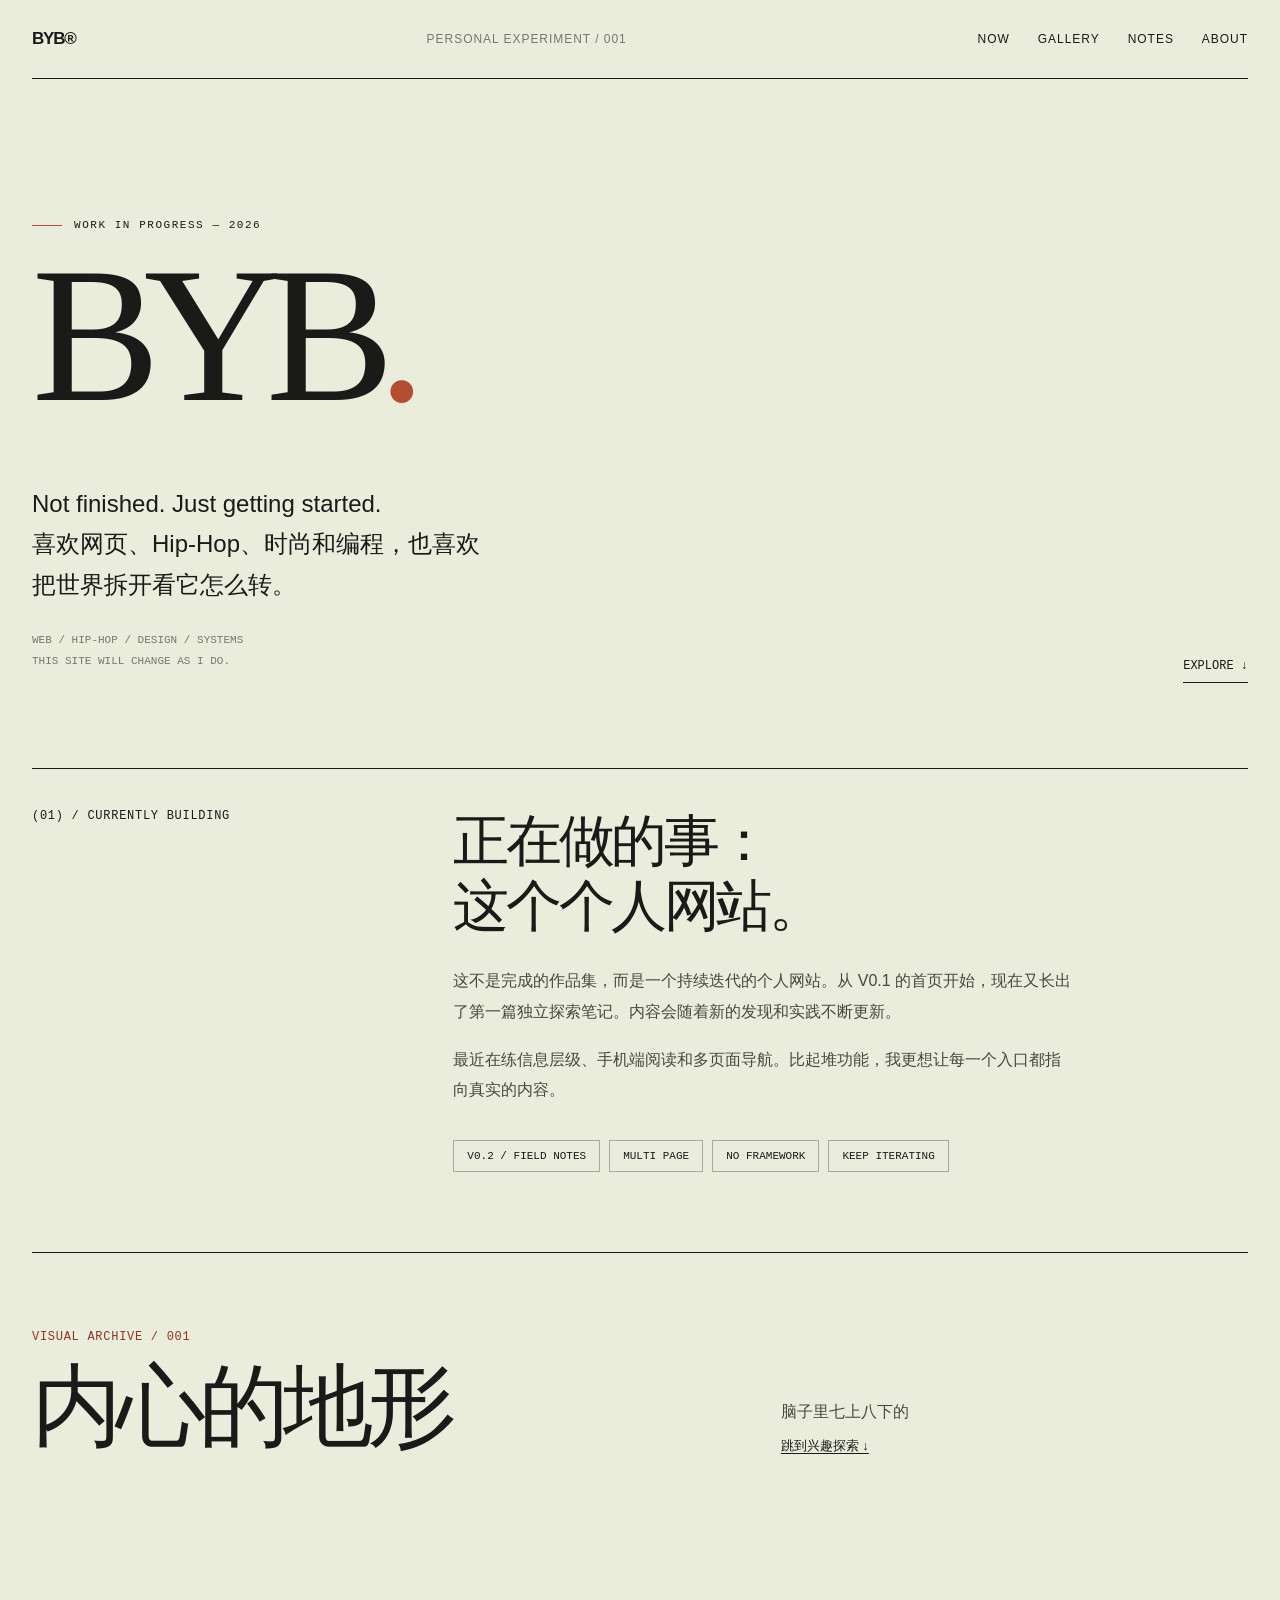
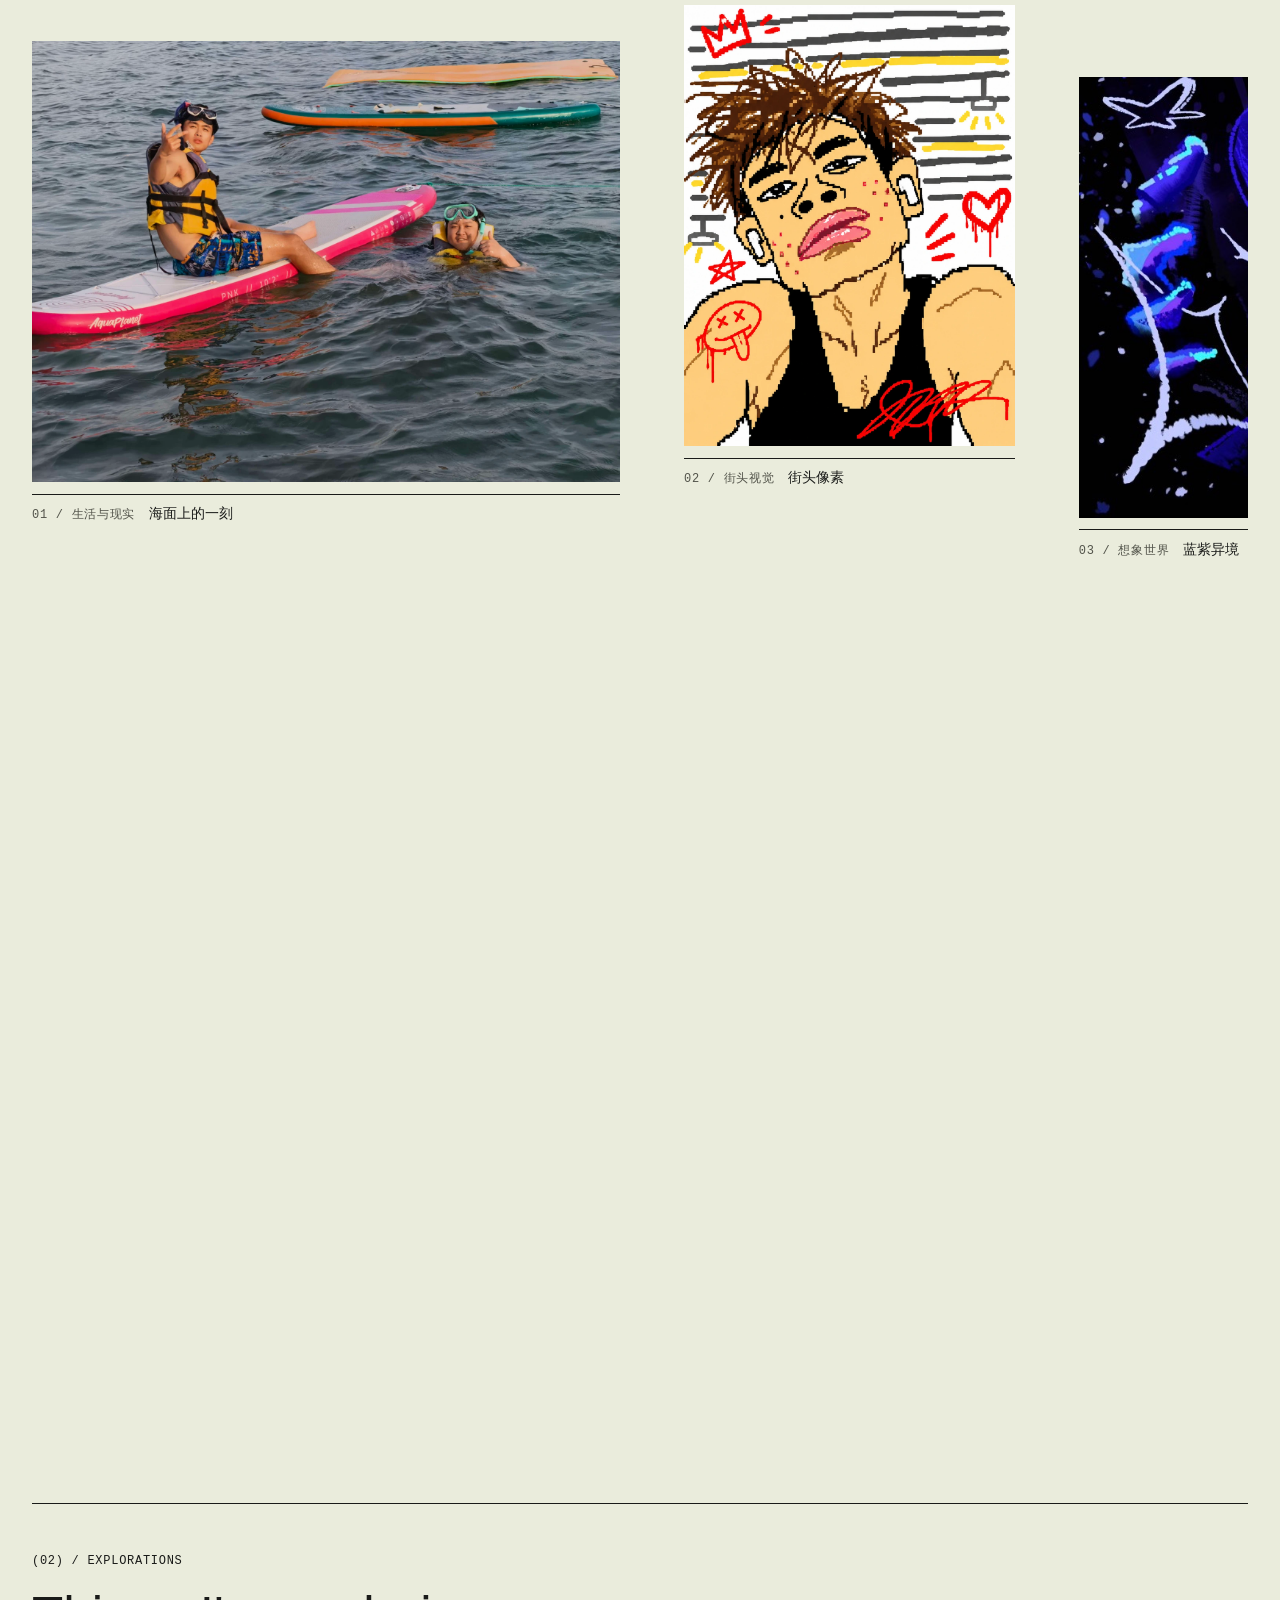
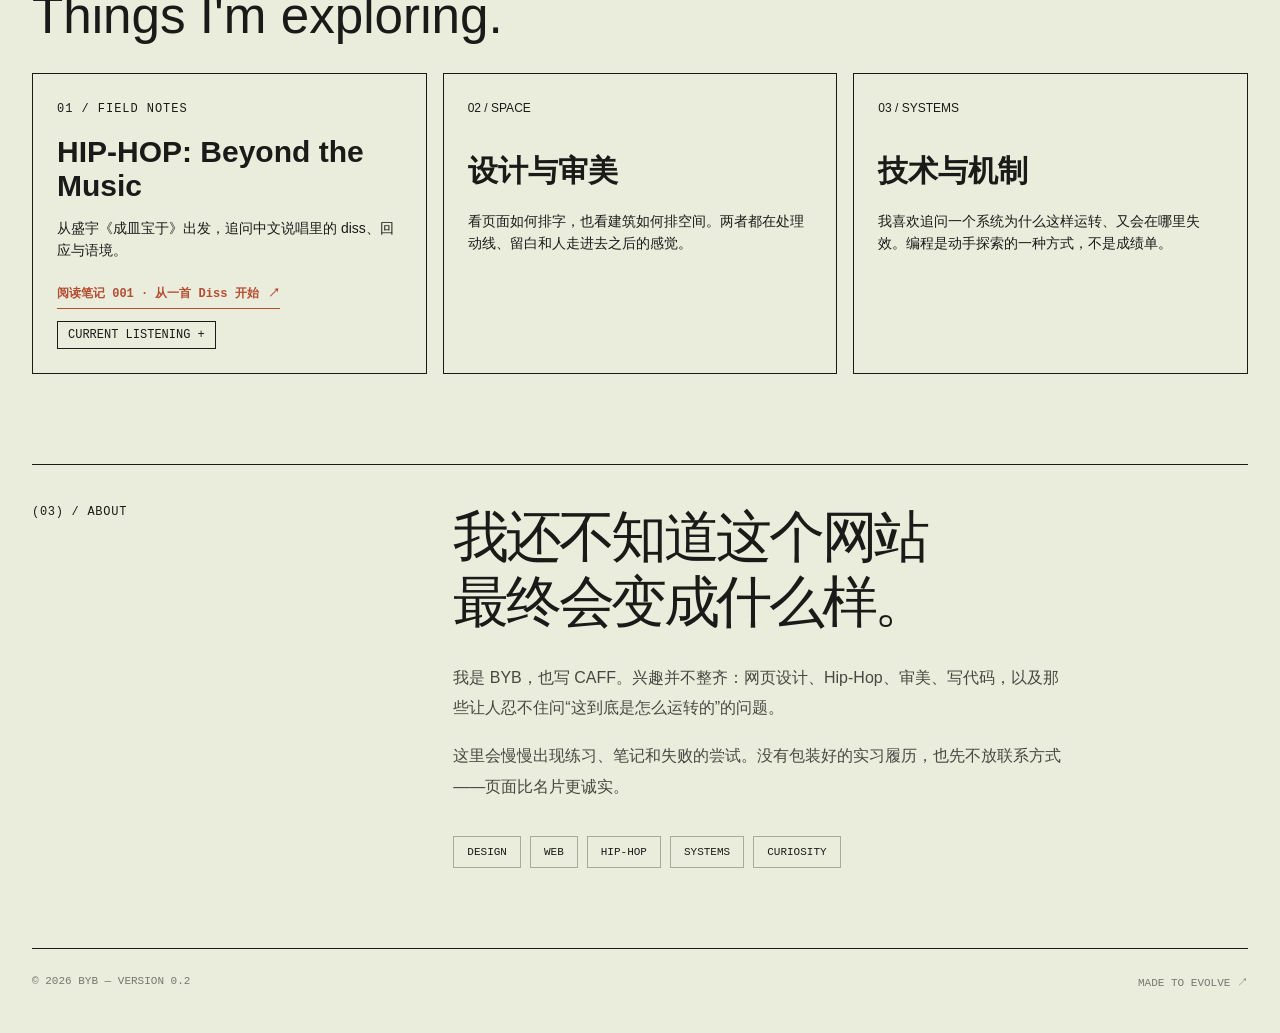
<file: index.html>
<!DOCTYPE html>
<!--
Day 03
Card hover: translateY(-6px)
Duration: 220ms
Reason: 希望反馈明显，但不打断阅读
cd "D:\desktop\个人网站\10月个人\personal-site"
-->
<html lang="zh-CN">
<head>
 
  <meta charset="UTF-8" />
  <meta name="viewport" content="width=device-width, initial-scale=1.0" />
  <meta name="description" content="BYB 的个人网站实验：关于网页、Hip-Hop、审美、设计与世界运行机制的持续探索。" />
   <title>BYB — Work in Progress</title>
   <link rel="stylesheet" href="css/base.css">
   <link rel="stylesheet" href="css/gallery.css">
   <script src="js/gallery.js" defer></script>

  <style>
   
    /* 修复：使用 calc() 计算宽度 */
    .frame {
      width: min(calc(100% - 64px), 1240px);
      margin: 0 auto;
    }

    /* ========== 02 / 顶部导航 ========== */
    header {
      display: flex;
      align-items: center;
      justify-content: space-between;
      padding: 29px 0;
      border-bottom: 1px solid var(--ink);
      font-size: 12px;
      letter-spacing: .08em;
      gap: 16px;
    }

    .mark {
      font-size: 17px;
      font-weight: 800;
      letter-spacing: -.07em;
    }

    .label {
      text-transform: uppercase;
      color: var(--muted);
    }

    header nav {
      display: flex;
      gap: 28px;
    }

    header nav a {
      text-decoration: none;
      transition: color .25s ease;
    }

    header nav a:hover {
      color: var(--accent);
    }

    header nav a:focus-visible,
    .scroll:focus-visible {
      outline: 2px solid var(--accent);
      outline-offset: 3px;
    }

    main {
      min-height: 77vh;
    }

    /* ========== 03 / 首页封面 ========== */
    .hero {
      padding: clamp(80px, 13vw, 140px) 0 85px;
    }

    .eyebrow {
      display: flex;
      align-items: center;
      gap: 12px;
      font-size: 11px;
      letter-spacing: .14em;
      font-family: "Courier New", monospace;
    }

    .eyebrow::before {
      content: "";
      width: 30px;
      height: 1px;
      background: var(--accent);
    }

    h1 {
      margin: 29px 0 28px;
      font-family: Georgia, "Times New Roman", "Songti SC", "SimSun", serif;
      font-size: clamp(64px, 15vw, 220px);
      line-height: .79;
      font-weight: normal;
      letter-spacing: -.085em;
    }

    h1 .period {
      color: var(--accent);
    }

    .hero-bottom {
      display: flex;
      align-items: end;
      justify-content: space-between;
      gap: 35px;
      margin-top: 48px;
    }

    .intro {
      width: min(460px, 100%);
      font-size: clamp(18px, 2vw, 24px);
      line-height: 1.7;
    }

    .intro strong {
      font-weight: 500;
    }

    .tiny {
      font-size: 11px;
      line-height: 1.9;
      color: var(--muted);
      font-family: "Courier New", monospace;
    }

    .scroll {
      font-family: "Courier New", monospace;
      font-size: 12px;
      text-decoration: none;
      white-space: nowrap;
      border-bottom: 1px solid var(--ink);
      padding-bottom: 9px;
      transition:
        color .25s ease,
        border-color .25s ease,
        transform .25s ease;
    }

    .scroll:hover {
      color: var(--accent);
      border-color: var(--accent);
      transform: translateY(-4px);
    }

    /* ========== 04 / 关于我 / Currently Building ========== */
    .section {
      padding: 40px 0 80px;
      border-top: 1px solid var(--ink);
      display: grid;
      grid-template-columns: minmax(175px, 1fr) 2fr;
      gap: 24px;
    }

    .section-name {
      font: 12px "Courier New", monospace;
      letter-spacing: .06em;
    }

    .note {
      max-width: 780px;
    }

    .note h2 {
      margin: 0 0 28px;
      font-size: clamp(30px, 4.4vw, 62px);
      line-height: 1.15;
      font-weight: 500;
      letter-spacing: -.06em;
    }

    .note p {
      margin: 0;
      max-width: 620px;
      font-size: 16px;
      line-height: 1.9;
      color: #484842;
    }

    .note p + p {
      margin-top: 1.1em;
    }

    .topics {
      display: flex;
      flex-wrap: wrap;
      gap: 9px;
      margin-top: 34px;
    }

    .topics span {
      border: 1px solid #aaa89f;
      padding: 9px 13px;
      font: 11px "Courier New", monospace;
      transition:
        background .25s,
        color .25s,
        border-color .25s;
    }

    .topics span:hover {
      background: var(--ink);
      color: var(--paper);
      border-color: var(--ink);
    }

    /* ========== 05 / Explorations 卡片 ========== */
    .interests {
      padding: 50px 0 90px;
      border-top: 1px solid var(--ink);
    }

    .interests-kicker {
      margin: 0 0 18px;
    }

    .interests h2 {
      font-size: clamp(28px, 4vw, 52px);
      font-weight: 500;
      margin: 0 0 28px;
    }

    /* 重点：这里与 HTML 的 class 完全一致 */
    .interest-grid {
      display: grid;
      grid-template-columns: repeat(3, 1fr);
      gap: 16px;
    }

    .interest-card {
      border: 1px solid var(--ink);
      padding: 24px;
      min-height: 210px;
      transition:
        transform 400ms ease,
        border-color 400ms ease,
        background-color 400ms ease;
    }

    @media (hover: hover) {
      .interest-card:hover {
        transform: translateY(-6px);
        border-color: var(--accent);
        background-color: #f4f1e7;
      }
    }

    .interest-card span {
      font-size: 12px;
    }

    .interest-card h3 {
      font-size: 30px;
      margin: 35px 0 18px;
      transition: color 220ms ease;
    }

    @media (hover: hover) {
      .interest-card:hover h3 {
        color: var(--accent);
      }
    }

    .interest-card p {
      font-size: 14px;
      line-height: 1.6;
    }

    .interest-card--hiphop > span {
      font-family: "Courier New", monospace;
      letter-spacing: .08em;
    }

    .interest-card--hiphop h3 {
      margin-block: .65em .35em;
      line-height: 1.12;
    }

    #music-toggle {
      display: block;
      margin-top: 12px;
      padding: 6px 10px;
      background: transparent;
      color: var(--ink);
      border: 1px solid var(--ink);
      font: 12px "Courier New", monospace;
      cursor: pointer;
    }

    #music-toggle:hover {
      background: var(--ink);
      color: var(--paper);
    }

    #music-toggle:focus-visible {
      outline: 2px solid var(--accent);
      outline-offset: 3px;
    }

    #music-note {
      margin-top: 18px;
      color: var(--accent);
    }

    /* ========== 06 / 页脚 ========== */
    footer {
      display: flex;
      justify-content: space-between;
      gap: 20px;
      padding: 26px 0 45px;
      border-top: 1px solid var(--ink);
      color: var(--muted);
      font: 11px "Courier New", monospace;
    }

    /* ========== 07 / 移动端适配 ========== */
    @media (max-width: 900px) {
      .interest-grid {
        grid-template-columns: 1fr;
      }
    }

    @media (max-width: 700px) {
      .frame {
        width: min(calc(100% - 36px), 1240px);
      }

      header {
        flex-wrap: wrap;
        padding: 22px 0;
        row-gap: 12px;
      }

      .label {
        display: none;
      }

      header nav {
        gap: 16px;
        width: 100%;
        justify-content: flex-start;
      }

      .hero {
        padding: 64px 0 64px;
      }

      h1 {
        font-size: clamp(52px, 18vw, 96px);
        overflow-wrap: anywhere;
      }

      .hero-bottom {
        display: block;
      }

      .scroll {
        display: inline-block;
        margin-top: 37px;
      }

      .section {
        grid-template-columns: 1fr;
        gap: 16px;
        padding: 36px 0 64px;
      }

      .interests {
        padding: 36px 0 72px;
      }

      .interest-card h3 {
        font-size: 26px;
        margin: 22px 0 14px;
      }

      footer {
        flex-direction: column;
        gap: 8px;
      }
    }

    @media (prefers-reduced-motion: reduce) {
      html {
        scroll-behavior: auto;
      }

      *,
      *::before,
      *::after {
        animation-duration: .01ms !important;
        animation-iteration-count: 1 !important;
        transition-duration: .01ms !important;
      }

      .hero.is-entering h1,
      .hero.is-entering .intro,
      .hero.is-entering .tiny {
        animation: none !important;
      }

      .interest-card:hover,
      .scroll:hover {
        transform: none;
      }
    }

    #scroll-progress {
      position: fixed;
      top: 0;
      left: 0;
      width: 100%;
      height: 4px;
      background: var(--accent);
      transform: scaleX(0);
      transform-origin: left;
      z-index: 9999;
      pointer-events: none;
    }

    @keyframes riseIn {
      from {
        opacity: 0;
        transform: translateY(22px);
      }

      to {
        opacity: 1;
        transform: translateY(0);
      }
    }

    .hero.is-entering h1 {
      animation: riseIn 650ms ease-out both;
    }

    .hero.is-entering .intro {
      animation: riseIn 650ms ease-out 160ms both;
    }

    .hero.is-entering .tiny {
      animation: riseIn 650ms ease-out 320ms both;
    }

    /* Day 08 / 首页通往独立笔记的真实入口 */
    .field-note-link {
      display: inline-flex;
      align-items: center;
      gap: 9px;
      margin-top: 4px;
      padding: 6px 0;
      color: var(--accent);
      font: 700 12px "Courier New", monospace;
      text-decoration: none;
      border-bottom: 1px solid currentColor;
      transition: gap 220ms ease, color 220ms ease;
    }

    .field-note-link:hover {
      gap: 16px;
      color: var(--ink);
    }

    .field-note-link:focus-visible {
      outline: 2px solid var(--accent);
      outline-offset: 4px;
    }

    @media (prefers-reduced-motion: reduce) {
      .field-note-link { transition: none; }
    }
  </style>
</head>

<body>
  <div id="scroll-progress" aria-hidden="true"></div>
  <div class="frame">

    <!-- 顶部导航 -->
    <header>
      <a href="#top" class="mark" style="text-decoration: none;">
        BYB®
      </a>

      <span class="label">PERSONAL EXPERIMENT / 001</span>

      <nav aria-label="主要导航">
        <a href="#building">NOW</a>
        <a href="#gallery">GALLERY</a>
        <a href="#explorations">NOTES</a>
        <a href="#about">ABOUT</a>
      </nav>
    </header>

    <main id="top">

      <!-- Hero -->
      <section class="hero" aria-labelledby="hero-title">

        <div class="eyebrow">
          WORK IN PROGRESS — 2026
        </div>

        <h1 id="hero-title">
          BYB<span class="period">.</span>
        </h1>

        <div class="hero-bottom">
          <div>
            <p class="intro">
              <strong>
                Not finished. Just getting started.
              </strong>
              <br />
              喜欢网页、Hip-Hop、时尚和编程，也喜欢把世界拆开看它怎么转。
            </p>

            <p class="tiny">
              WEB / HIP-HOP / DESIGN / SYSTEMS
              <br />
              THIS SITE WILL CHANGE AS I DO.
            </p>
          </div>

          <a href="#building" class="scroll">
            EXPLORE ↓
          </a>
        </div>

      </section>

      <!-- Currently Building -->
      <section id="building" class="section" aria-labelledby="building-title">

        <div class="section-name">
          (01) / CURRENTLY BUILDING
        </div>

        <div class="note">
          <h2 id="building-title">
            正在做的事：<br />
            这个个人网站。
          </h2>

          <p>
            这不是完成的作品集，而是一个持续迭代的个人网站。从 V0.1 的首页开始，现在又长出了第一篇独立探索笔记。内容会随着新的发现和实践不断更新。
          </p>
          <p>
            最近在练信息层级、手机端阅读和多页面导航。比起堆功能，我更想让每一个入口都指向真实的内容。
          </p>

          <div class="topics" aria-label="当前项目标签">
            <span>V0.2 / FIELD NOTES</span>
            <span>MULTI PAGE</span>
            <span>NO FRAMEWORK</span>
            <span>KEEP ITERATING</span>
          </div>
        </div>

      </section>

      <!-- Visual Gallery -->
      <section id="gallery" class="visual-gallery" aria-labelledby="gallery-title">
        <div class="gallery-intro">
          <div>
            <p class="gallery-kicker">VISUAL ARCHIVE / 001</p>
            <h2 id="gallery-title">内心的地形</h2>
          </div>
          <div>
            <p class="gallery-description">脑子里七上八下的</p>
            <a class="gallery-skip" href="#explorations">跳到兴趣探索 ↓</a>
          </div>
        </div>
        <div class="gallery-scene">
          <div class="gallery-stage">
            <div class="gallery-canvas">
              <div class="gallery-window">
                <div class="gallery-track">
                  <!-- 移动整段 figure 可调整顺序。换图时一起更新路径、原图尺寸、alt 和图注。 -->
                  <figure class="gallery-piece">
                    <div class="gallery-image">
                      <picture>
                        <source type="image/webp" srcset="assets/gallery/life1-web.webp">
                        <img src="assets/gallery/life1.png" width="4096" height="3072" loading="lazy" decoding="async" alt="两人穿着救生衣，一人坐在粉红桨板上，另一人浮在海水中。">
                      </picture>
                    </div>
                    <figcaption><span class="gallery-index">01 / 生活与现实</span><span class="gallery-caption">海面上的一刻</span></figcaption>
                  </figure>
                  <figure class="gallery-piece gallery-piece--portrait">
                    <div class="gallery-image">
                      <picture>
                        <source type="image/webp" srcset="assets/gallery/attitude1-web.webp">
                        <img src="assets/gallery/attitude1.png" width="1086" height="1448" loading="lazy" decoding="async" alt="戴白色耳机的像素人像，周围画着红色皇冠、星星和心形涂鸦。">
                      </picture>
                    </div>
                    <figcaption><span class="gallery-index">02 / 街头视觉</span><span class="gallery-caption">街头像素</span></figcaption>
                  </figure>
                  <figure class="gallery-piece gallery-piece--panorama">
                    <div class="gallery-image">
                      <img src="assets/gallery/imagination1.png" width="1206" height="553" loading="lazy" decoding="async" alt="蓝紫色的幻想插画，张口的长耳生物与发光眼睛的身影交错。">
                    </div>
                    <figcaption><span class="gallery-index">03 / 想象世界</span><span class="gallery-caption">蓝紫异境</span></figcaption>
                  </figure>
                </div>
              </div>
            </div>
          </div>
        </div>
      </section>

      <!-- Explorations -->
      <section id="explorations" class="interests" aria-labelledby="explorations-title">

        <p class="section-name interests-kicker">(02) / EXPLORATIONS</p>
        <h2 id="explorations-title">Things I'm exploring.</h2>

        <div class="interest-grid">

          <article class="interest-card interest-card--hiphop">
            <span>01 / FIELD NOTES</span>
            <h3>HIP-HOP: Beyond the Music</h3>
            <p>从盛宇《成皿宝于》出发，追问中文说唱里的 diss、回应与语境。</p>
            <a class="field-note-link" href="notes/hiphop.html">
              阅读笔记 001 · 从一首 Diss 开始 <span aria-hidden="true">↗</span>
            </a>
            <button
              id="music-toggle"
              type="button"
              aria-expanded="false"
              aria-controls="music-note"
            >
              CURRENT LISTENING +
            </button>
            <p id="music-note" hidden>
              CURRENT LISTENING
              Tyler, The Creator — IGOR
            </p>
          </article>

          <article class="interest-card">
            <span>02 / SPACE</span>
            <h3>设计与审美</h3>
            <p>看页面如何排字，也看建筑如何排空间。两者都在处理动线、留白和人走进去之后的感觉。</p>
          </article>

          <article class="interest-card">
            <span>03 / SYSTEMS</span>
            <h3>技术与机制</h3>
            <p>我喜欢追问一个系统为什么这样运转、又会在哪里失效。编程是动手探索的一种方式，不是成绩单。</p>
          </article>

        </div>

      </section>

      <!-- About -->
      <section id="about" class="section" aria-labelledby="about-title">

        <div class="section-name">
          (03) / ABOUT
        </div>

        <div class="note">
          <h2 id="about-title">
            我还不知道这个网站<br />
            最终会变成什么样。
          </h2>

          <p>
            我是 BYB，也写 CAFF。兴趣并不整齐：网页设计、Hip-Hop、审美、写代码，以及那些让人忍不住问“这到底是怎么运转的”的问题。
          </p>
          <p>
            这里会慢慢出现练习、笔记和失败的尝试。没有包装好的实习履历，也先不放联系方式——页面比名片更诚实。
          </p>

          <div class="topics" aria-label="个人兴趣">
            <span>DESIGN</span>
            <span>WEB</span>
            <span>HIP-HOP</span>
            <span>SYSTEMS</span>
            <span>CURIOSITY</span>
          </div>
        </div>

      </section>

    </main>

    <!-- 页脚 -->
    <footer>
      <span>© 2026 BYB — VERSION 0.2</span>
      <span>MADE TO EVOLVE ↗</span>
    </footer>

  </div>
  <script>
  // 找到按钮和音乐笔记
  const button =document.querySelector('#music-toggle');
  const note = document.querySelector('#music-note');
  //监听用户点击
  button.addEventListener("click",()=>{
    //记录点击前的状态
    const wasHidden = note.hidden;
    //切换显示状态
    note.hidden = !wasHidden;
    //同步按钮的文字和可访问状态
    button.textContent = wasHidden
    ?"HIDE LISTENING -"
    :"CURRENT LISTENING +";
    button.setAttribute(
      "aria-expanded",
      String(wasHidden)
  );
  updateProgress();
  });
  </script>
<script>
    const progressBar =
    document.querySelector("#scroll-progress");
    function updateProgress() {
    // 页面已经向下滚动的距离
    const scrolled = window.scrollY;
     // 页面实际能够滚动的总距离
     const total =
      document.documentElement.scrollHeight
      - window.innerHeight;

    // 计算 0 到 1 之间的进度
    const progress = total > 0
      ? Math.min(1, Math.max(0, scrolled / total))
      : 0;
       // 根据进度改变横向缩放比例
    progressBar.style.transform =
      `scaleX(${progress})`;
  }
  window.addEventListener(
    "scroll",
    updateProgress,
    { passive: true }
  );
  window.addEventListener("resize", updateProgress);

updateProgress();
</script>
<script>
  const hero = document.querySelector(".hero");

  const reduceMotion = window.matchMedia(
    "(prefers-reduced-motion: reduce)"
  ).matches;

  if (hero && !reduceMotion) {
    hero.classList.add("is-entering");
  }
</script>
  
</body>
</html>
</file>
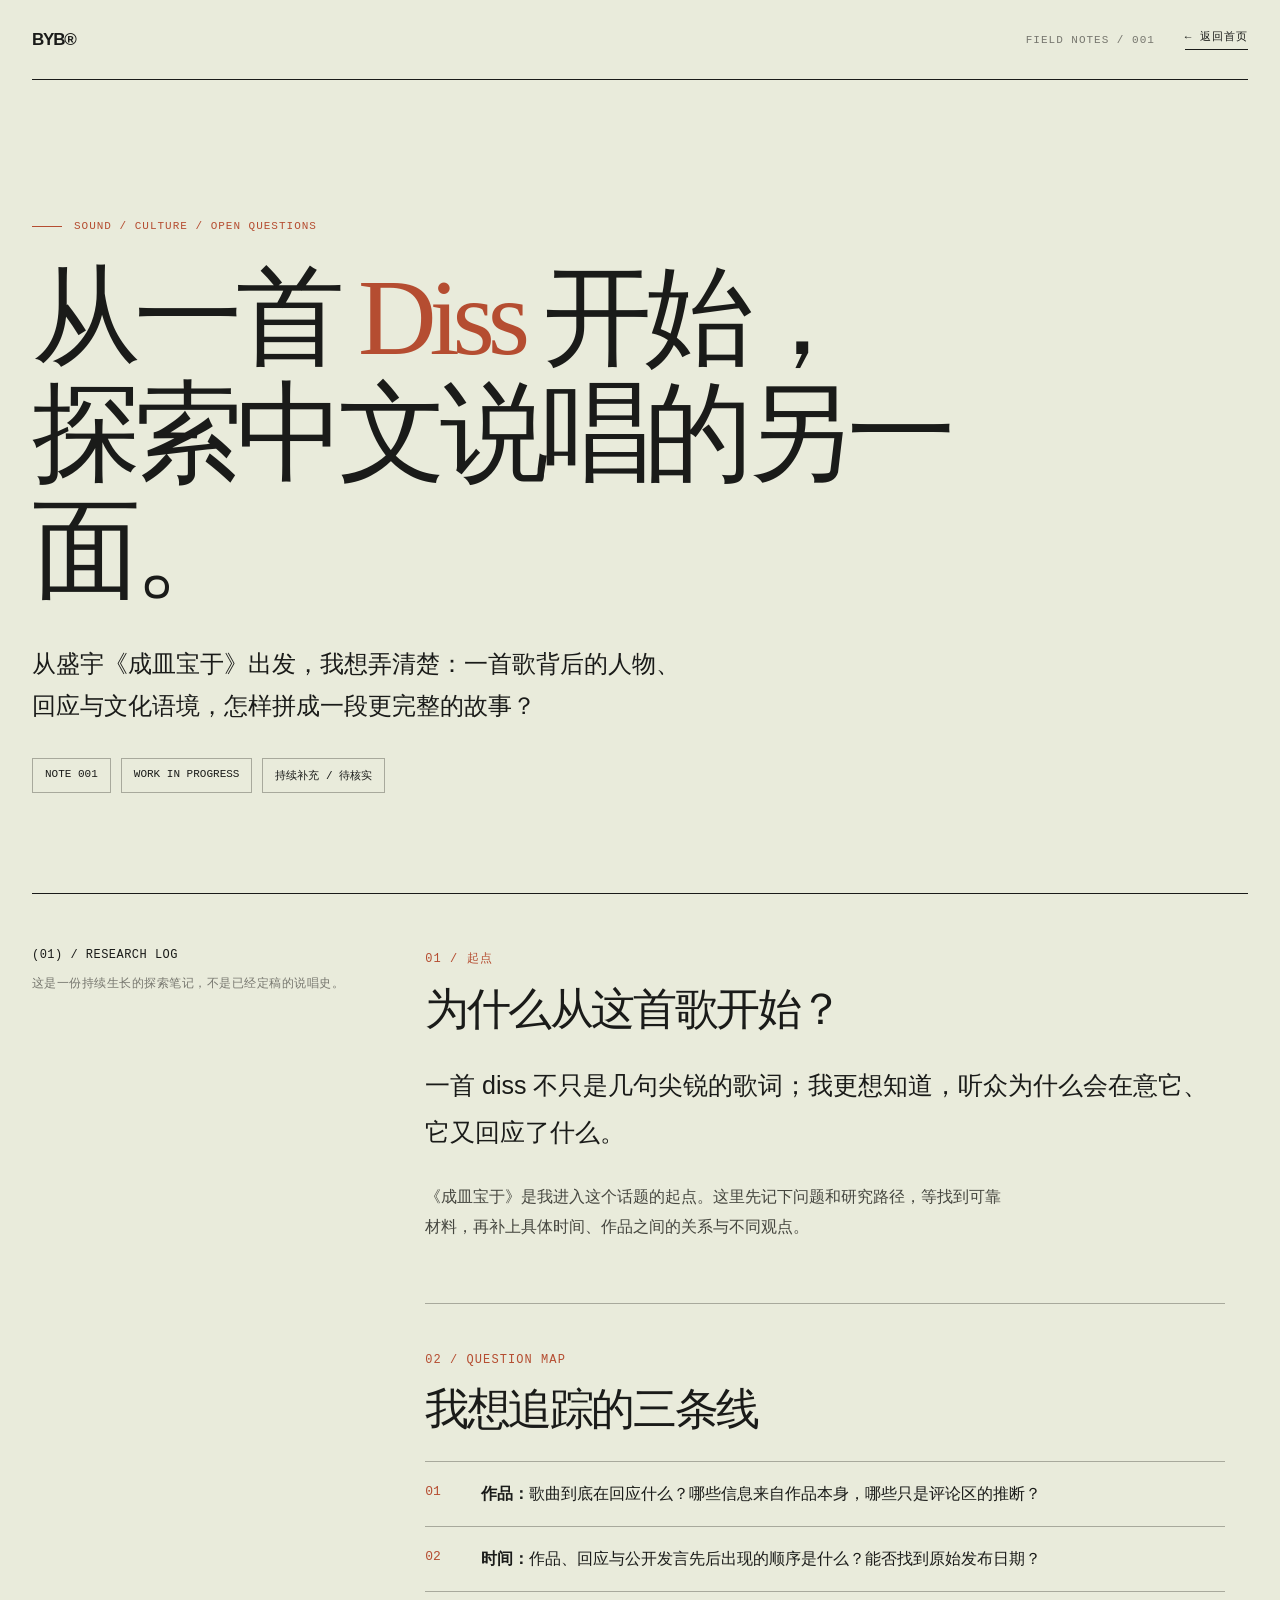
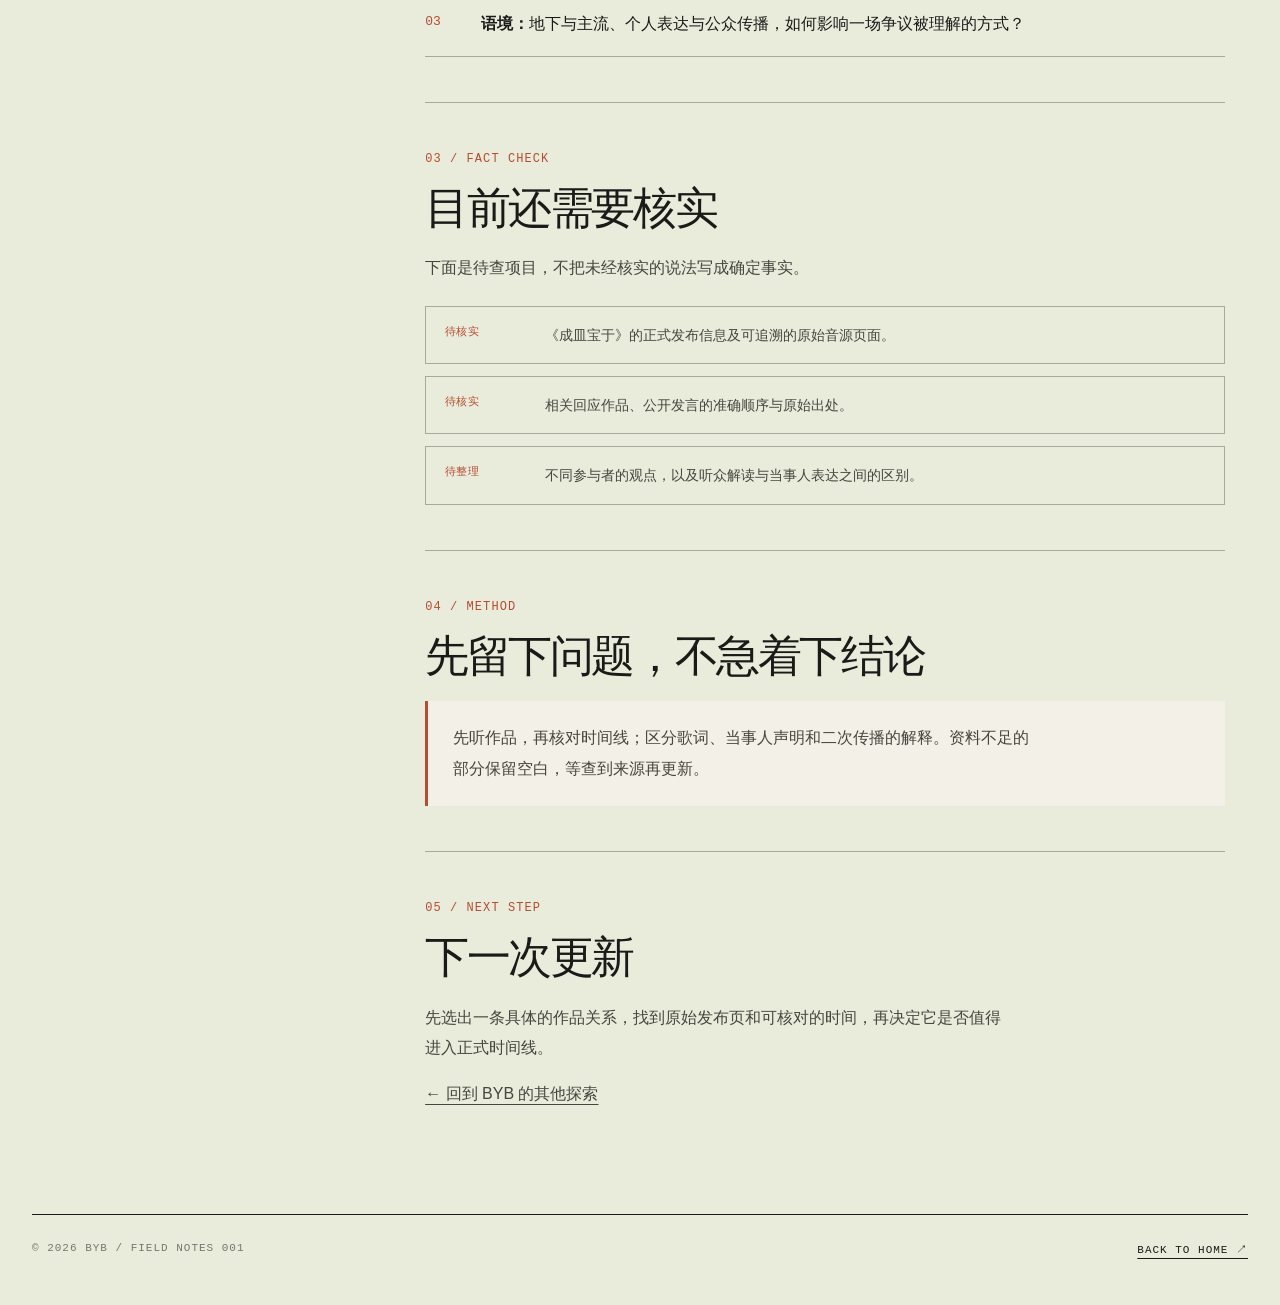
<file: notes/hiphop.html>
<!DOCTYPE html>
<html lang="zh-CN">
<head>
  <meta charset="UTF-8" />
  <meta name="viewport" content="width=device-width, initial-scale=1.0" />
  <meta name="description" content="BYB 的探索笔记 001：从盛宇《成皿宝于》开始，追问中文 Hip-Hop diss 文化中的作品、回应与语境。持续更新，尚有待核实线索。" />
  <title>从一首 Diss 开始 — BYB Field Notes 001</title>
  <link rel="stylesheet" href="../css/base.css">
  <style>
   :root {
  --paper: #e9ebdb;
  --line: #a8a99c;
}
    a:focus-visible { outline: 2px solid var(--accent); outline-offset: 5px; }
    .frame { width: min(calc(100% - 64px), 1240px); margin: auto; }
    .skip-link { position: absolute; top: -70px; left: 12px; background: var(--ink); color: var(--paper); padding: 12px; z-index: 2; }
    .skip-link:focus { top: 12px; }
    header {
      padding: 29px 0;
      border-bottom: 1px solid var(--ink);
      display: flex;
      align-items: center;
      justify-content: space-between;
      flex-wrap: wrap;
      gap: 16px;
    }
    .brand { font-size: 17px; font-weight: 800; letter-spacing: -.07em; text-decoration: none; }
    .header-right { display: flex; align-items: center; flex-wrap: wrap; gap: 30px; }
    .mono { font-family: "Courier New", monospace; font-size: 11px; letter-spacing: .09em; }
    .muted { color: var(--muted); }
    .back { text-decoration: none; border-bottom: 1px solid var(--ink); padding-bottom: 5px; }
    .back:hover { color: var(--accent); border-color: var(--accent); }
    .hero { padding: clamp(65px, 11vw, 140px) 0 clamp(55px, 9vw, 100px); }
    .kicker { display: flex; align-items: center; gap: 12px; color: var(--accent); }
    .kicker::before { content: ""; width: 30px; height: 1px; background: currentColor; }
    h1 {
      font: 400 clamp(52px, 8.5vw, 132px)/1.07 Georgia, "Times New Roman", "Songti SC", "SimSun", serif;
      letter-spacing: -.065em;
      max-width: 1100px;
      margin: 28px 0 34px;
      overflow-wrap: anywhere;
    }
    h1 em { color: var(--accent); font-style: normal; }
    .lede {
      max-width: 660px;
      font-size: clamp(17px, 2vw, 24px);
      line-height: 1.75;
      margin: 0 0 31px;
    }
    .metadata { display: flex; flex-wrap: wrap; gap: 10px; }
    .metadata span { border: 1px solid var(--line); padding: 9px 12px; font: 11px "Courier New", monospace; }
    .read-grid {
      display: grid;
      grid-template-columns: minmax(165px, 1fr) minmax(0, 2.5fr);
      gap: clamp(24px, 5vw, 84px);
      border-top: 1px solid var(--ink);
      padding: 54px 0 88px;
    }
    .side-label { font: 12px "Courier New", monospace; letter-spacing: .04em; }
    .side-label p { color: var(--muted); line-height: 1.8; }
    .content { max-width: 800px; min-width: 0; }
    .content > section { padding: 0 0 45px; margin: 0 0 45px; border-bottom: 1px solid var(--line); }
    .content > section:last-child { border: none; margin-bottom: 0; padding-bottom: 0; }
    .section-index { font: 12px "Courier New", monospace; letter-spacing: .09em; color: var(--accent); }
    h2 { font-size: clamp(27px, 3.6vw, 44px); font-weight: 500; letter-spacing: -.055em; line-height: 1.26; margin: 14px 0 18px; }
    p { line-height: 1.9; }
    .content p { font-size: 16px; color: #45463f; max-width: 66ch; }
    .intro-question { font-size: clamp(19px, 2.3vw, 25px) !important; color: var(--ink) !important; }
    .question-list { padding: 0; margin: 24px 0 0; list-style: none; border-top: 1px solid var(--line); }
    .question-list li { display: grid; grid-template-columns: 42px minmax(0,1fr); gap: 14px; border-bottom: 1px solid var(--line); padding: 18px 0; line-height: 1.75; }
    .question-list .number { color: var(--accent); font: 13px "Courier New", monospace; padding-top: 4px; }
    .research { display: grid; gap: 12px; margin-top: 22px; }
    .research-item { display: grid; grid-template-columns: 88px 1fr; gap: 12px; border: 1px solid var(--line); padding: 17px 19px; }
    .status { color: var(--accent); font: 11px "Courier New", monospace; letter-spacing: .03em; }
    .research-item p { margin: 0; font-size: 14px; line-height: 1.6; }
    .method { padding: 22px 25px; background: #f3f0e7; border-left: 3px solid var(--accent); }
    .method p { margin: 0; }
    .inline-link { text-decoration-thickness: 1px; text-underline-offset: 5px; }
    .inline-link:hover { color: var(--accent); }
    footer { border-top: 1px solid var(--ink); padding: 27px 0 50px; display: flex; justify-content: space-between; flex-wrap: wrap; gap: 18px; }
    @media (max-width: 750px) {
      .frame { width: min(calc(100% - 36px), 1240px); }
      .hero { padding-top: 70px; }
      .read-grid { grid-template-columns: 1fr; gap: 32px; padding-top: 34px; }
      .side-label p { margin-bottom: 0; }
      .header-right { gap: 13px; }
    }
    @media (max-width: 430px) {
      h1 { font-size: clamp(45px, 13.5vw, 66px); }
      .research-item { grid-template-columns: 1fr; gap: 8px; }
      .metadata span { font-size: 10px; }
    }
    @media (prefers-reduced-motion: reduce) { html { scroll-behavior: auto; } }
  </style>
</head>
<body>
  <a class="skip-link" href="#main">跳至正文</a>
  <div class="frame">
    <header>
      <a class="brand" href="../index.html" aria-label="BYB 首页">BYB®</a>
      <div class="header-right">
        <span class="mono muted">FIELD NOTES / 001</span>
        <a class="mono back" href="../index.html">← 返回首页</a>
      </div>
    </header>

    <main id="main">
      <article>
        <div class="hero">
          <div class="kicker mono">SOUND / CULTURE / OPEN QUESTIONS</div>
          <h1>从一首 <em>Diss</em> 开始，<br />探索中文说唱的另一面。</h1>
          <p class="lede">从盛宇《成皿宝于》出发，我想弄清楚：一首歌背后的人物、回应与文化语境，怎样拼成一段更完整的故事？</p>
          <div class="metadata" aria-label="笔记信息">
            <span>NOTE 001</span>
            <span>WORK IN PROGRESS</span>
            <span>持续补充 / 待核实</span>
          </div>
        </div>

        <div class="read-grid">
          <aside class="side-label">
            (01) / RESEARCH LOG
            <p>这是一份持续生长的探索笔记，不是已经定稿的说唱史。</p>
          </aside>

          <div class="content">
            <section aria-labelledby="start-title">
              <span class="section-index">01 / 起点</span>
              <h2 id="start-title">为什么从这首歌开始？</h2>
              <p class="intro-question">一首 diss 不只是几句尖锐的歌词；我更想知道，听众为什么会在意它、它又回应了什么。</p>
              <p>《成皿宝于》是我进入这个话题的起点。这里先记下问题和研究路径，等找到可靠材料，再补上具体时间、作品之间的关系与不同观点。</p>
            </section>

            <section aria-labelledby="questions-title">
              <span class="section-index">02 / QUESTION MAP</span>
              <h2 id="questions-title">我想追踪的三条线</h2>
              <ol class="question-list">
                <li><span class="number">01</span><span><strong>作品：</strong>歌曲到底在回应什么？哪些信息来自作品本身，哪些只是评论区的推断？</span></li>
                <li><span class="number">02</span><span><strong>时间：</strong>作品、回应与公开发言先后出现的顺序是什么？能否找到原始发布日期？</span></li>
                <li><span class="number">03</span><span><strong>语境：</strong>地下与主流、个人表达与公众传播，如何影响一场争议被理解的方式？</span></li>
              </ol>
            </section>

            <section aria-labelledby="sources-title">
              <span class="section-index">03 / FACT CHECK</span>
              <h2 id="sources-title">目前还需要核实</h2>
              <p>下面是待查项目，不把未经核实的说法写成确定事实。</p>
              <div class="research">
                <div class="research-item"><span class="status">待核实</span><p>《成皿宝于》的正式发布信息及可追溯的原始音源页面。</p></div>
                <div class="research-item"><span class="status">待核实</span><p>相关回应作品、公开发言的准确顺序与原始出处。</p></div>
                <div class="research-item"><span class="status">待整理</span><p>不同参与者的观点，以及听众解读与当事人表达之间的区别。</p></div>
              </div>
            </section>

            <section aria-labelledby="method-title">
              <span class="section-index">04 / METHOD</span>
              <h2 id="method-title">先留下问题，不急着下结论</h2>
              <div class="method"><p>先听作品，再核对时间线；区分歌词、当事人声明和二次传播的解释。资料不足的部分保留空白，等查到来源再更新。</p></div>
            </section>

            <section aria-labelledby="next-title">
              <span class="section-index">05 / NEXT STEP</span>
              <h2 id="next-title">下一次更新</h2>
              <p>先选出一条具体的作品关系，找到原始发布页和可核对的时间，再决定它是否值得进入正式时间线。</p>
              <p><a class="inline-link" href="../index.html#explorations">← 回到 BYB 的其他探索</a></p>
            </section>
          </div>
        </div>
      </article>
    </main>

    <footer>
      <span class="mono muted">© 2026 BYB / FIELD NOTES 001</span>
      <a class="mono inline-link" href="../index.html">BACK TO HOME ↗</a>
    </footer>
  </div>
</body>
</html>
</file>
<file: css/base.css>
:root {
  --paper: #e9ebdbf1;
  --ink: #1a1b19;
  --muted: #77776f;
  --accent: #b54d31;
}

* {
  box-sizing: border-box;
}

html {
  scroll-behavior: smooth;
}

body {
  margin: 0;
  background: var(--paper);
  color: var(--ink);
  font-family: Arial, "PingFang SC", "Microsoft YaHei", sans-serif;
  -webkit-font-smoothing: antialiased;
}

a {
  color: inherit;
}
</file>
<file: css/gallery.css>
.visual-gallery {
  padding-block-start: clamp(2.5rem, 6vw, 5rem);
  border-top: 1px solid var(--ink);
  scroll-margin-top: 1rem;
}

.gallery-intro {
  display: grid;
  grid-template-columns: minmax(0, 1.5fr) minmax(0, 1fr);
  align-items: end;
  gap: 1.25rem 3rem;
  margin-block-end: clamp(1.75rem, 4vw, 3rem);
}

.gallery-kicker,
.gallery-index {
  font: 12px/1.4 "Courier New", monospace;
  letter-spacing: .06em;
}

.gallery-kicker {
  margin: 0 0 .75rem;
  color: #8b3824;
}

.visual-gallery h2 {
  margin: 0;
  font-size: clamp(2.6rem, 7vw, 6.25rem);
  font-weight: 500;
  letter-spacing: -.07em;
  line-height: 1.08;
}

.gallery-description {
  max-width: 29em;
  margin: 0;
  color: #484842;
  line-height: 1.75;
}

.gallery-skip {
  display: inline-block;
  margin-top: .75rem;
  font-size: .8rem;
  text-underline-offset: .2em;
}

.gallery-skip:focus-visible {
  outline: 2px solid var(--accent);
  outline-offset: 3px;
}

.gallery-stage {
  display: grid;
  grid-template-columns: minmax(0, 1fr);
  align-content: center;
  padding-block: 1rem clamp(2.5rem, 5vw, 4rem);
}

.gallery-track {
  display: grid;
  gap: clamp(2rem, 5vw, 4rem);
}

.gallery-piece {
  min-width: 0;
  width: min(100%, 52rem);
  margin: 0;
}

.gallery-piece--portrait {
  width: min(76%, 25rem);
  justify-self: end;
}

.gallery-piece--panorama {
  width: min(100%, 68rem);
  justify-self: center;
}

.gallery-image {
  background: #23313a;
}

.gallery-piece--portrait .gallery-image {
  background: #753d30;
}

.gallery-piece--panorama .gallery-image {
  background: #252044;
}

.gallery-image picture { display: block; }

.gallery-image img {
  display: block;
  width: 100%;
  height: auto;
  object-fit: contain;
}

.gallery-piece figcaption {
  display: flex;
  align-items: baseline;
  flex-wrap: wrap;
  gap: .25rem .85rem;
  margin-top: .7rem;
  padding-top: .6rem;
  border-top: 1px solid var(--ink);
}

.gallery-index { color: #52534a; }

.gallery-caption { font-size: .9rem; }

@media (max-width: 700px) {
  .gallery-intro { grid-template-columns: minmax(0, 1fr); }
}

.visual-gallery.is-moving .gallery-stage {
  --gallery-image-height: min(49svh, 29rem);
  position: sticky;
  top: 0;
  height: min(84svh, calc(var(--gallery-image-height) + 14rem));
  padding-block: calc(var(--gallery-lift, 0px) + .75rem) 1.5rem;
}

.visual-gallery.is-moving .gallery-window {
  width: min(100%, calc(var(--gallery-image-height) * 2.8));
  margin-inline: auto;
  overflow: hidden;
}

.visual-gallery.is-moving .gallery-track {
  display: flex;
  align-items: flex-start;
  gap: clamp(2.25rem, 5vw, 5rem);
}

.visual-gallery.is-moving .gallery-piece {
  flex: 0 0 auto;
  width: min(72%, calc(var(--gallery-image-height) * 4 / 3));
  margin-top: clamp(1rem, 4svh, 2.25rem);
}

.visual-gallery.is-moving .gallery-piece--portrait {
  width: min(47%, calc(var(--gallery-image-height) * .75));
  margin-top: 0;
}

.visual-gallery.is-moving .gallery-piece--panorama {
  width: min(92%, calc(var(--gallery-image-height) * 2.18));
  margin-top: clamp(2rem, 8svh, 4.5rem);
}
</file>
